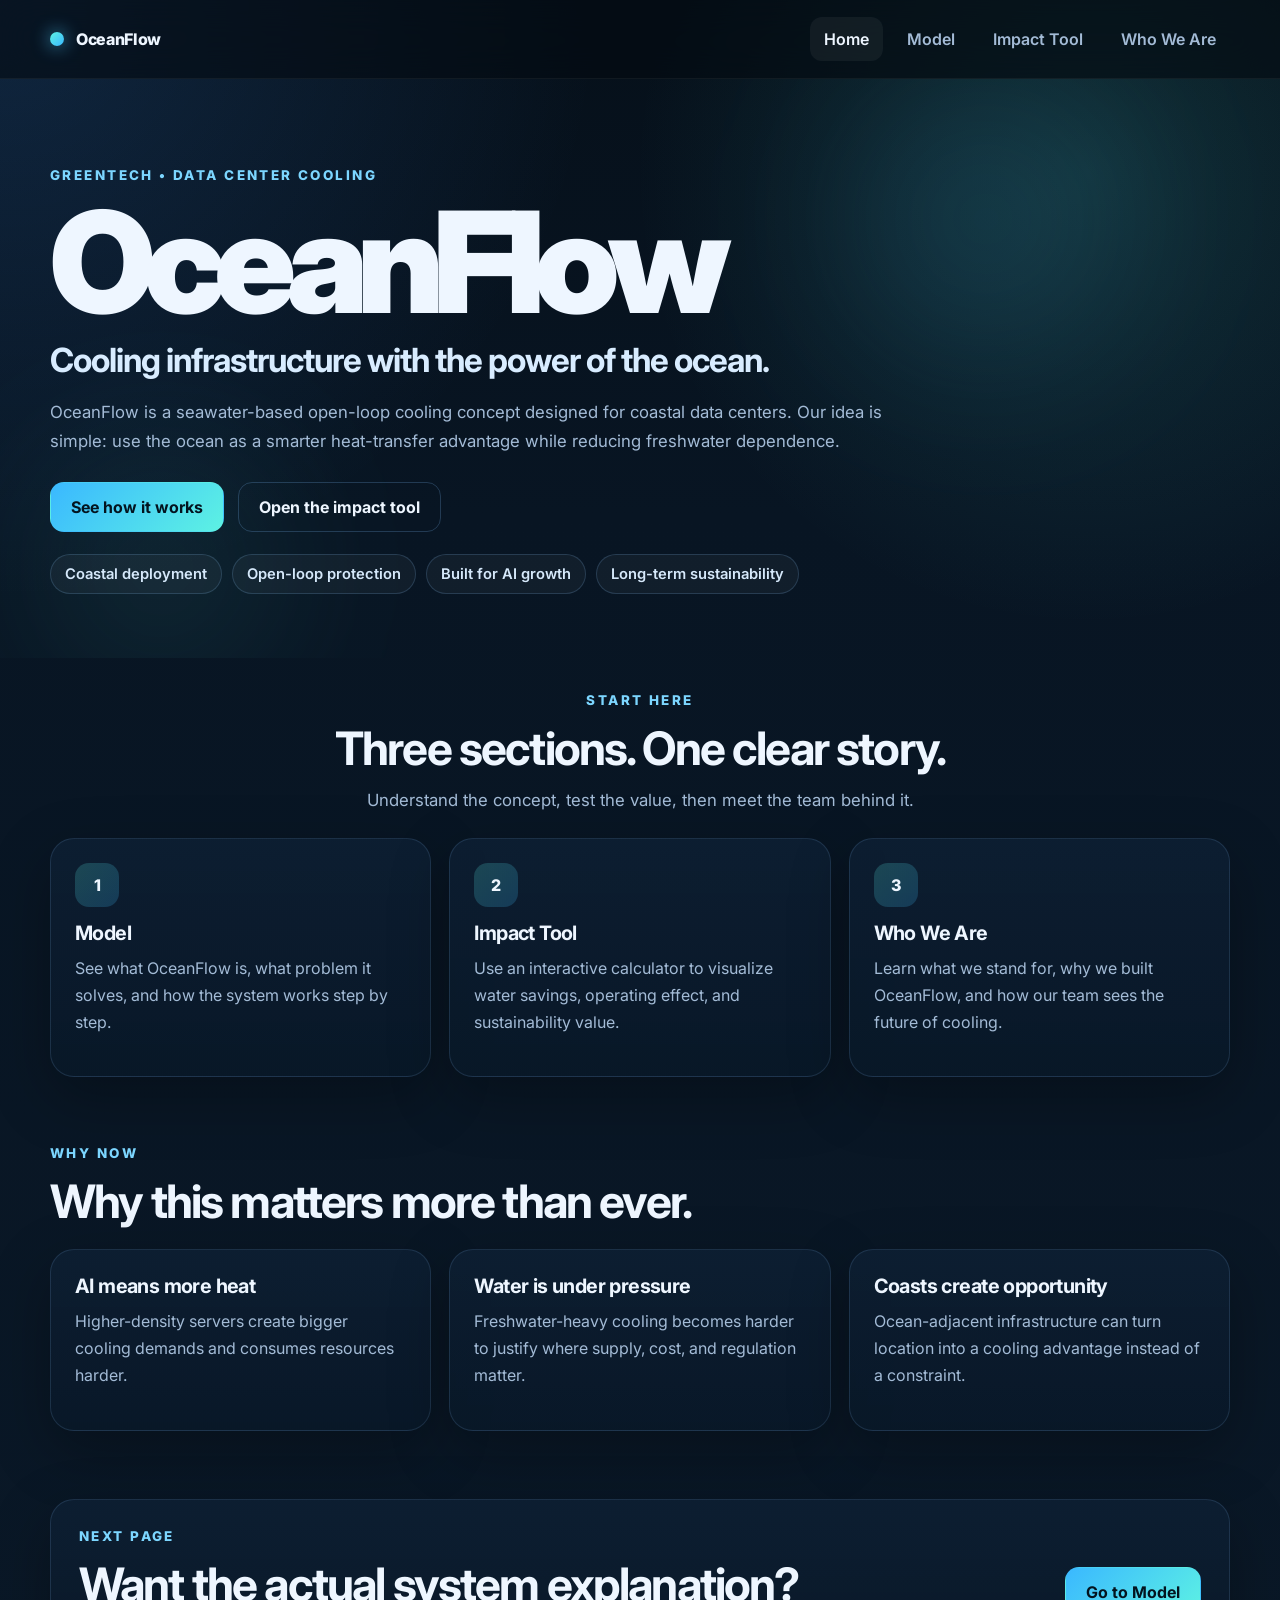
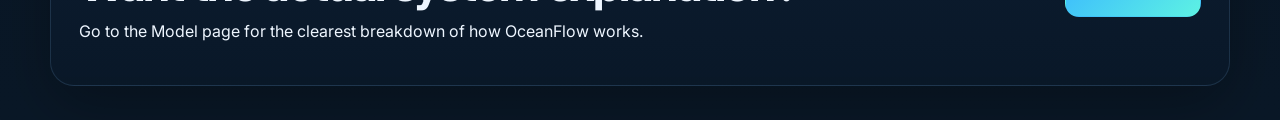
<file: index.html>
<!DOCTYPE html>
<html lang="en">
<head>
  <meta charset="UTF-8" />
  <meta name="viewport" content="width=device-width, initial-scale=1.0" />
  <title>OceanFlow | Cooling infrastructure with the power of the ocean</title>
  <meta name="description" content="OceanFlow is a seawater-based cooling concept for next-generation data centers." />
  <link rel="preconnect" href="https://fonts.googleapis.com">
  <link rel="preconnect" href="https://fonts.gstatic.com" crossorigin>
  <link href="https://fonts.googleapis.com/css2?family=Inter:wght@400;500;600;700;800;900&display=swap" rel="stylesheet">
  <link rel="stylesheet" href="styles.css" />
</head>
<body>
  <header class="site-header">
    <div class="container nav-wrap">
      <a href="index.html" class="brand">
        <span class="brand-mark"></span>
        <span>OceanFlow</span>
      </a>
      <button class="nav-toggle" id="navToggle" aria-label="Open menu">
        <span></span><span></span><span></span>
      </button>
      <nav class="nav-links" id="navLinks">
        <a href="index.html" class="active">Home</a>
        <a href="model.html">Model</a>
        <a href="impact.html">Impact Tool</a>
        <a href="about.html">Who We Are</a>
      </nav>
    </div>
  </header>

  <main>
    <section class="hero home-hero">
      <div class="container hero-grid single-focus">
        <div class="hero-copy reveal">
          <p class="eyebrow">GREENTECH • DATA CENTER COOLING</p>
          <h1 class="brand-headline">OceanFlow</h1>
          <p class="hero-subtitle">Cooling infrastructure with the power of the ocean.</p>
          <p class="hero-text">
            OceanFlow is a seawater-based open-loop cooling concept designed for coastal data centers.
            Our idea is simple: use the ocean as a smarter heat-transfer advantage while reducing freshwater dependence.
          </p>
          <div class="hero-actions">
            <a href="model.html" class="btn">See how it works</a>
            <a href="impact.html" class="btn btn-secondary">Open the impact tool</a>
          </div>
          <div class="hero-badges">
            <span>Coastal deployment</span>
            <span>Open-loop protection</span>
            <span>Built for AI growth</span>
            <span>Long-term sustainability</span>
          </div>
        </div>
      </div>
      <div class="hero-glow hero-glow-a"></div>
      <div class="hero-glow hero-glow-b"></div>
    </section>

    <section class="container section page-guide reveal">
      <div class="section-heading compact center">
        <p class="eyebrow">START HERE</p>
        <h2>Three sections. One clear story.</h2>
        <p class="section-lead">Understand the concept, test the value, then meet the team behind it.</p>
      </div>
      <div class="guide-grid">
        <a class="guide-card glass" href="model.html">
          <span class="guide-step">1</span>
          <h3>Model</h3>
          <p>See what OceanFlow is, what problem it solves, and how the system works step by step.</p>
        </a>
        <a class="guide-card glass" href="impact.html">
          <span class="guide-step">2</span>
          <h3>Impact Tool</h3>
          <p>Use an interactive calculator to visualize water savings, operating effect, and sustainability value.</p>
        </a>
        <a class="guide-card glass" href="about.html">
          <span class="guide-step">3</span>
          <h3>Who We Are</h3>
          <p>Learn what we stand for, why we built OceanFlow, and how our team sees the future of cooling.</p>
        </a>
      </div>
    </section>

    <section class="container section reveal">
      <div class="section-heading compact">
        <p class="eyebrow">WHY NOW</p>
        <h2>Why this matters more than ever.</h2>
      </div>
      <div class="grid-3 concise-grid">
        <article class="info-card glass">
          <h3>AI means more heat</h3>
          <p>Higher-density servers create bigger cooling demands and consumes resources harder.</p>
        </article>
        <article class="info-card glass">
          <h3>Water is under pressure</h3>
          <p>Freshwater-heavy cooling becomes harder to justify where supply, cost, and regulation matter.</p>
        </article>
        <article class="info-card glass">
          <h3>Coasts create opportunity</h3>
          <p>Ocean-adjacent infrastructure can turn location into a cooling advantage instead of a constraint.</p>
        </article>
      </div>
    </section>

    <section class="container section reveal">
      <div class="cta-band glass">
        <div>
          <p class="eyebrow">NEXT PAGE</p>
          <h2>Want the actual system explanation?</h2>
          <p>Go to the Model page for the clearest breakdown of how OceanFlow works.</p>
        </div>
        <a href="model.html" class="btn">Go to Model</a>
      </div>
    </section>
  </main>

  <script src="script.js"></script>
</body>
</html>
</file>
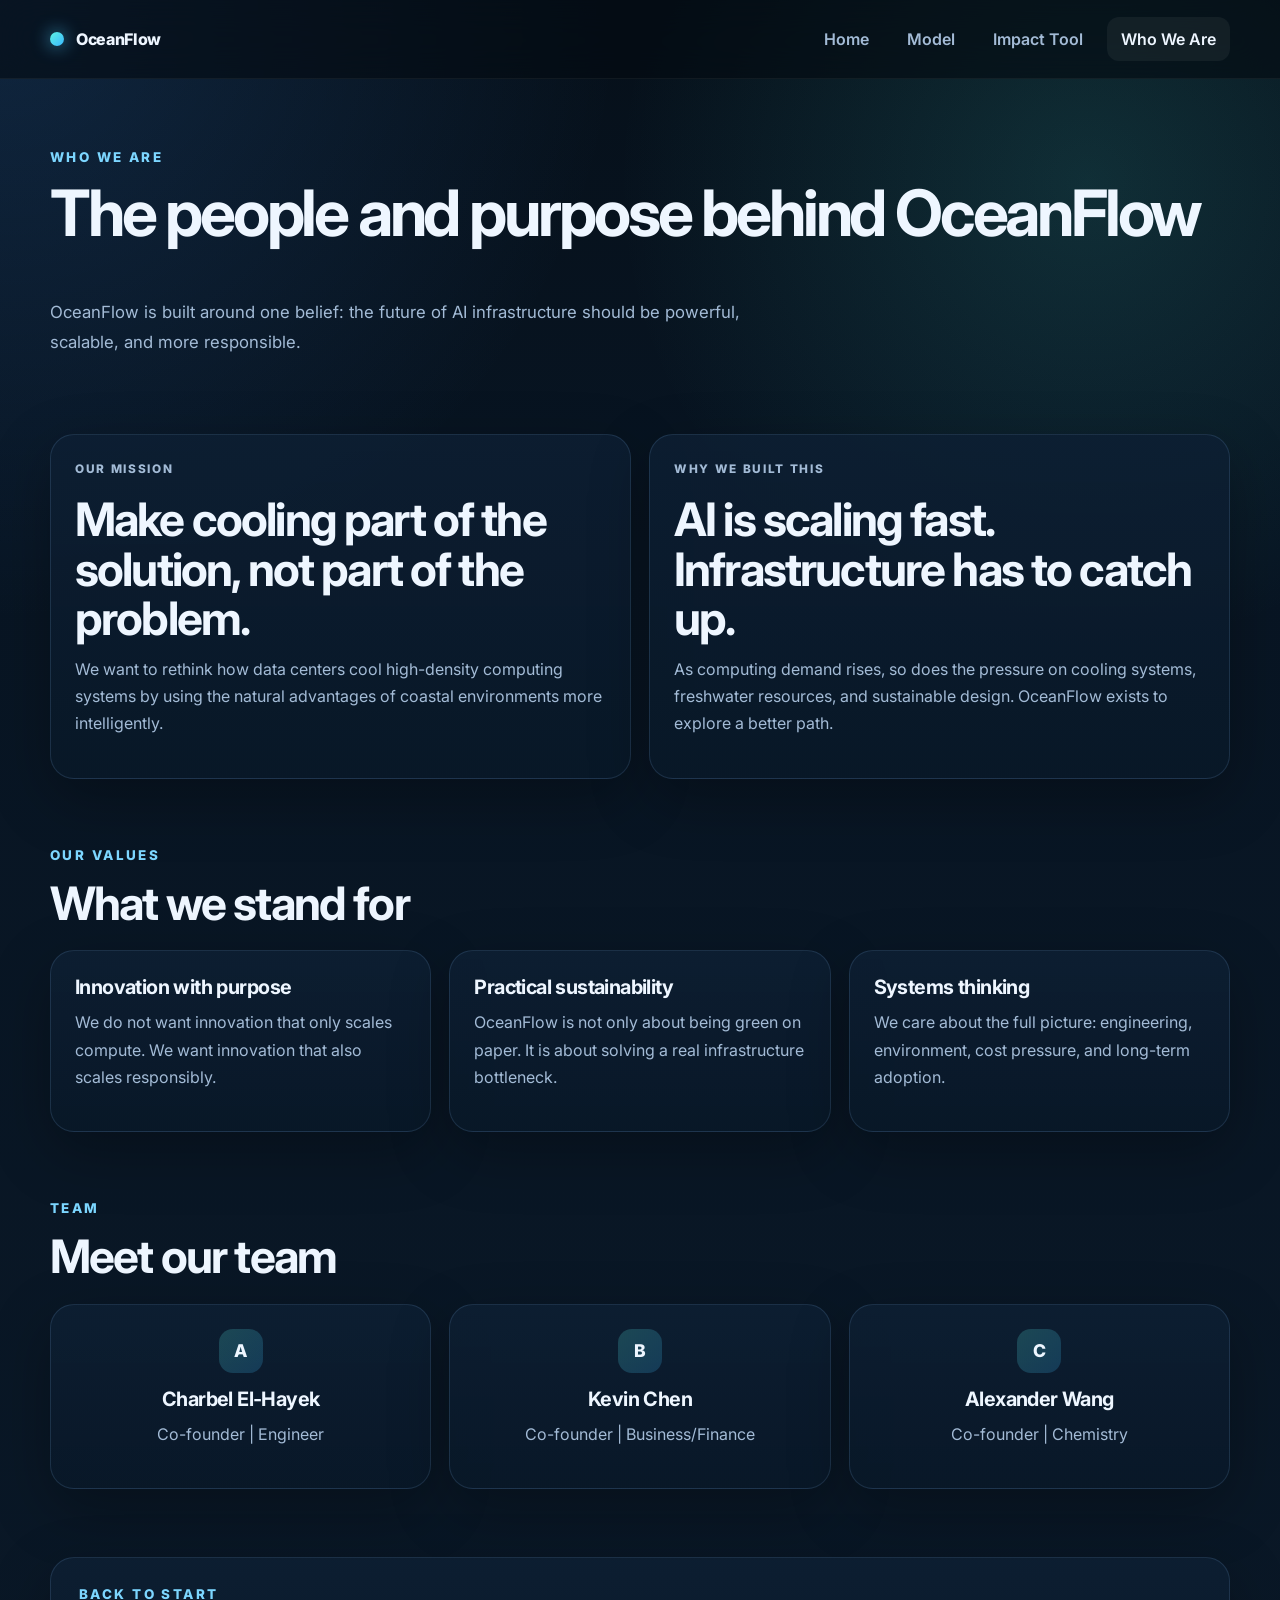
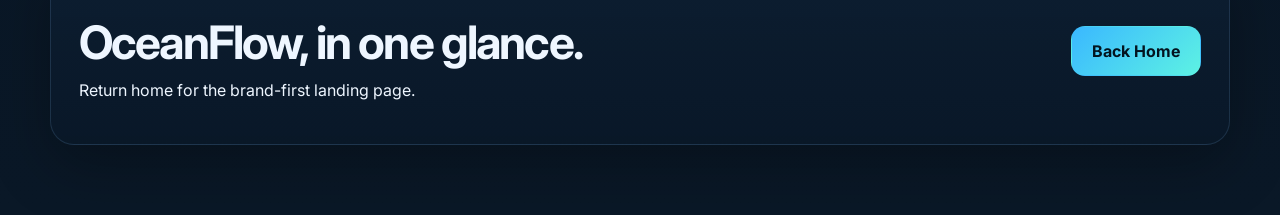
<file: about.html>
<!DOCTYPE html>
<html lang="en">
<head>
  <meta charset="UTF-8" />
  <meta name="viewport" content="width=device-width, initial-scale=1.0" />
  <title>OceanFlow | Who We Are</title>
  <link rel="preconnect" href="https://fonts.googleapis.com">
  <link rel="preconnect" href="https://fonts.gstatic.com" crossorigin>
  <link href="https://fonts.googleapis.com/css2?family=Inter:wght@400;500;600;700;800;900&display=swap" rel="stylesheet">
  <link rel="stylesheet" href="styles.css" />
</head>
<body>
  <header class="site-header">
    <div class="container nav-wrap">
      <a href="index.html" class="brand"><span class="brand-mark"></span><span>OceanFlow</span></a>
      <button class="nav-toggle" id="navToggle" aria-label="Open menu"><span></span><span></span><span></span></button>
      <nav class="nav-links" id="navLinks">
        <a href="index.html">Home</a>
        <a href="model.html">Model</a>
        <a href="impact.html">Impact Tool</a>
        <a href="about.html" class="active">Who We Are</a>
      </nav>
    </div>
  </header>

  <main class="page-main">
    <section class="page-hero shallow">
      <div class="container">
        <p class="eyebrow">WHO WE ARE</p>
        <h1>The people and purpose behind OceanFlow</h1>
        <p class="section-lead max-720">OceanFlow is built around one belief: the future of AI infrastructure should be powerful, scalable, and more responsible.</p>
      </div>
    </section>

    <section class="container section reveal">
      <div class="grid-2 about-grid">
        <article class="glass info-card">
          <p class="eyebrow small">OUR MISSION</p>
          <h2>Make cooling part of the solution, not part of the problem.</h2>
          <p>We want to rethink how data centers cool high-density computing systems by using the natural advantages of coastal environments more intelligently.</p>
        </article>
        <article class="glass info-card">
          <p class="eyebrow small">WHY WE BUILT THIS</p>
          <h2>AI is scaling fast. Infrastructure has to catch up.</h2>
          <p>As computing demand rises, so does the pressure on cooling systems, freshwater resources, and sustainable design. OceanFlow exists to explore a better path.</p>
        </article>
      </div>
    </section>

    <section class="container section reveal">
      <div class="section-heading compact">
        <p class="eyebrow">OUR VALUES</p>
        <h2>What we stand for</h2>
      </div>
      <div class="grid-3 concise-grid">
        <article class="info-card glass">
          <h3>Innovation with purpose</h3>
          <p>We do not want innovation that only scales compute. We want innovation that also scales responsibly.</p>
        </article>
        <article class="info-card glass">
          <h3>Practical sustainability</h3>
          <p>OceanFlow is not only about being green on paper. It is about solving a real infrastructure bottleneck.</p>
        </article>
        <article class="info-card glass">
          <h3>Systems thinking</h3>
          <p>We care about the full picture: engineering, environment, cost pressure, and long-term adoption.</p>
        </article>
      </div>
    </section>

    <section class="container section reveal">
      <div class="section-heading compact">
        <p class="eyebrow">TEAM</p>
        <h2>Meet our team</h2>
      </div>
      <div class="team-grid">
        <article class="team-card glass"><div class="avatar">A</div><h3>Charbel El-Hayek</h3><p>Co-founder | Engineer</p></article>
        <article class="team-card glass"><div class="avatar">B</div><h3>Kevin Chen</h3><p>Co-founder | Business/Finance</p></article>
        <article class="team-card glass"><div class="avatar">C</div><h3>Alexander Wang</h3><p>Co-founder | Chemistry</p></article>
      </div>
    </section>

    <section class="container section reveal">
      <div class="cta-band glass">
        <div>
          <p class="eyebrow">BACK TO START</p>
          <h2>OceanFlow, in one glance.</h2>
          <p>Return home for the brand-first landing page.</p>
        </div>
        <a href="index.html" class="btn">Back Home</a>
      </div>
    </section>
  </main>

  <script src="script.js"></script>
</body>
</html>
</file>
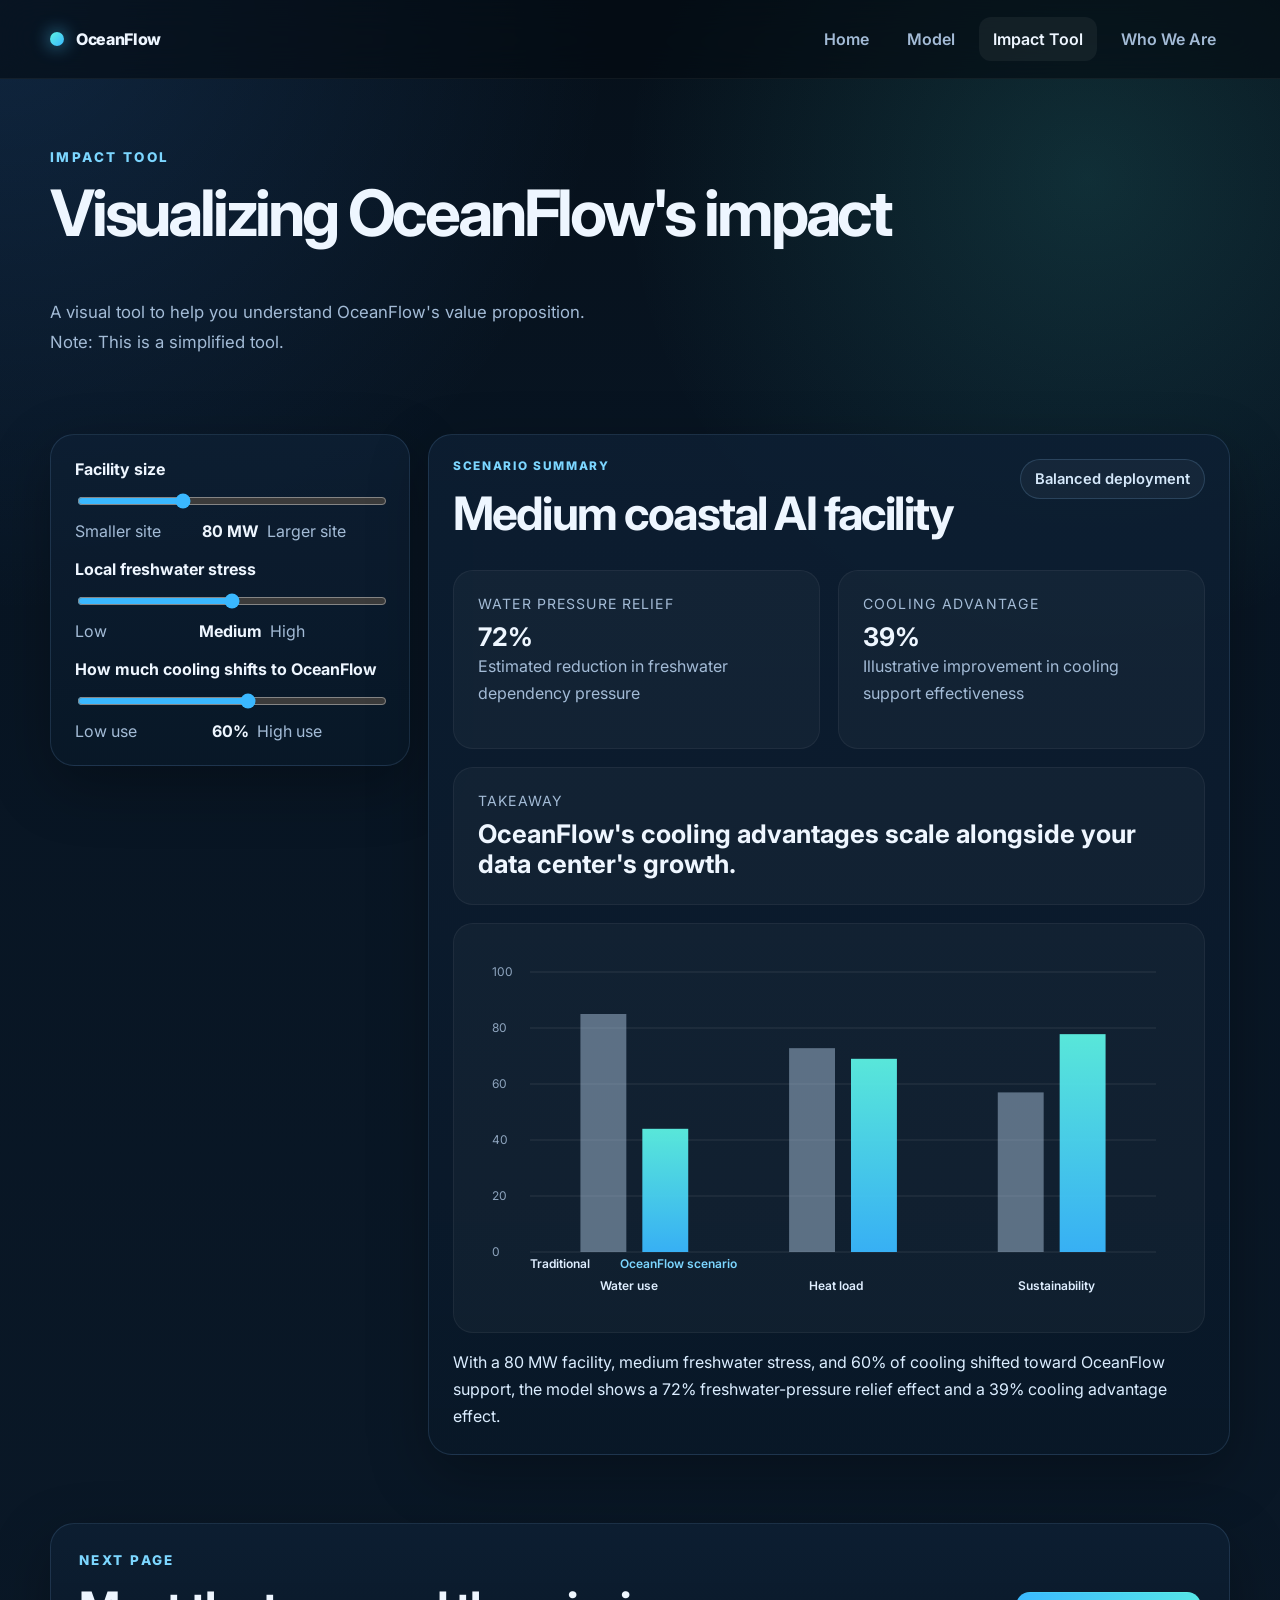
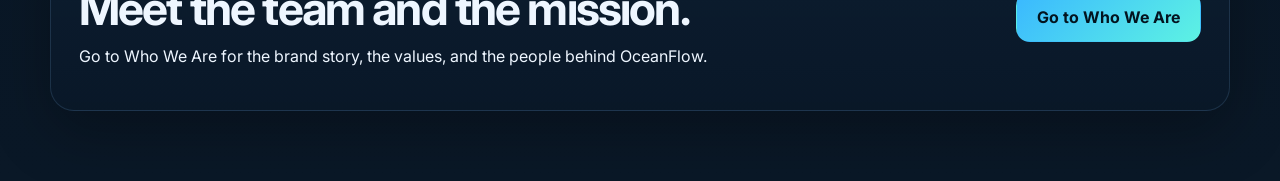
<file: impact.html>
<!DOCTYPE html>
<html lang="en">
<head>
  <meta charset="UTF-8" />
  <meta name="viewport" content="width=device-width, initial-scale=1.0" />
  <title>OceanFlow | Impact Tool</title>
  <link rel="preconnect" href="https://fonts.googleapis.com">
  <link rel="preconnect" href="https://fonts.gstatic.com" crossorigin>
  <link href="https://fonts.googleapis.com/css2?family=Inter:wght@400;500;600;700;800;900&display=swap" rel="stylesheet">
  <link rel="stylesheet" href="styles.css" />
</head>
<body>
  <header class="site-header">
    <div class="container nav-wrap">
      <a href="index.html" class="brand"><span class="brand-mark"></span><span>OceanFlow</span></a>
      <button class="nav-toggle" id="navToggle" aria-label="Open menu"><span></span><span></span><span></span></button>
      <nav class="nav-links" id="navLinks">
        <a href="index.html">Home</a>
        <a href="model.html">Model</a>
        <a href="impact.html" class="active">Impact Tool</a>
        <a href="about.html">Who We Are</a>
      </nav>
    </div>
  </header>

  <main class="page-main">
    <section class="page-hero shallow">
      <div class="container">
        <p class="eyebrow">IMPACT TOOL</p>
        <h1>Visualizing OceanFlow's impact</h1>
        <p class="section-lead max-720">A visual tool to help you understand OceanFlow's value proposition. <br>Note: This is a simplified tool.</p>
      </div>
    </section>

    <section class="container section reveal">
      <div class="impact-layout">
        <div class="impact-controls glass">
          <div class="control-block">
            <label for="facilitySize">Facility size</label>
            <input type="range" id="facilitySize" min="20" max="200" value="80" step="10">
            <div class="control-meta"><span>Smaller site</span><strong id="facilitySizeValue">80 MW</strong><span>Larger site</span></div>
          </div>
          <div class="control-block">
            <label for="waterStress">Local freshwater stress</label>
            <input type="range" id="waterStress" min="1" max="5" value="3" step="1">
            <div class="control-meta"><span>Low</span><strong id="waterStressValue">Medium</strong><span>High</span></div>
          </div>
          <div class="control-block">
            <label for="coolingShift">How much cooling shifts to OceanFlow</label>
            <input type="range" id="coolingShift" min="10" max="100" value="60" step="5">
            <div class="control-meta"><span>Low use</span><strong id="coolingShiftValue">60%</strong><span>High use</span></div>
          </div>
        </div>

        <div class="impact-results glass">
          <div class="results-top">
            <div>
              <p class="eyebrow small">SCENARIO SUMMARY</p>
              <h2 id="scenarioTitle">Medium coastal AI facility</h2>
            </div>
            <div class="mini-badge" id="scenarioBadge">Balanced deployment</div>
          </div>

          <div class="metrics-grid">
            <div class="metric-card">
              <span class="metric-label">Water pressure relief</span>
              <strong id="waterRelief">52%</strong>
              <p>Estimated reduction in freshwater dependency pressure</p>
            </div>
            <div class="metric-card">
              <span class="metric-label">Cooling advantage</span>
              <strong id="coolingAdvantage">34%</strong>
              <p>Illustrative improvement in cooling support effectiveness</p>
            </div>
            <div class="metric-card wide">
              <span class="metric-label">Takeaway</span>
              <strong id="takeawayText">OceanFlow's cooling advantages scale alongside your data center's growth.</strong>
            </div>
          </div>

          <div class="chart-card">
            <canvas id="impactChart" width="900" height="420" aria-label="Impact comparison chart"></canvas>
          </div>

          <div class="result-explainer" id="resultExplainer">
            In this scenario, OceanFlow creates the biggest story through reduced freshwater dependence while also improving the cooling profile of a larger AI facility.
          </div>
        </div>
      </div>
    </section>

    <section class="container section reveal">
      <div class="cta-band glass">
        <div>
          <p class="eyebrow">NEXT PAGE</p>
          <h2>Meet the team and the mission.</h2>
          <p>Go to Who We Are for the brand story, the values, and the people behind OceanFlow.</p>
        </div>
        <a href="about.html" class="btn">Go to Who We Are</a>
      </div>
    </section>
  </main>

  <script src="script.js"></script>
</body>
</html>
</file>
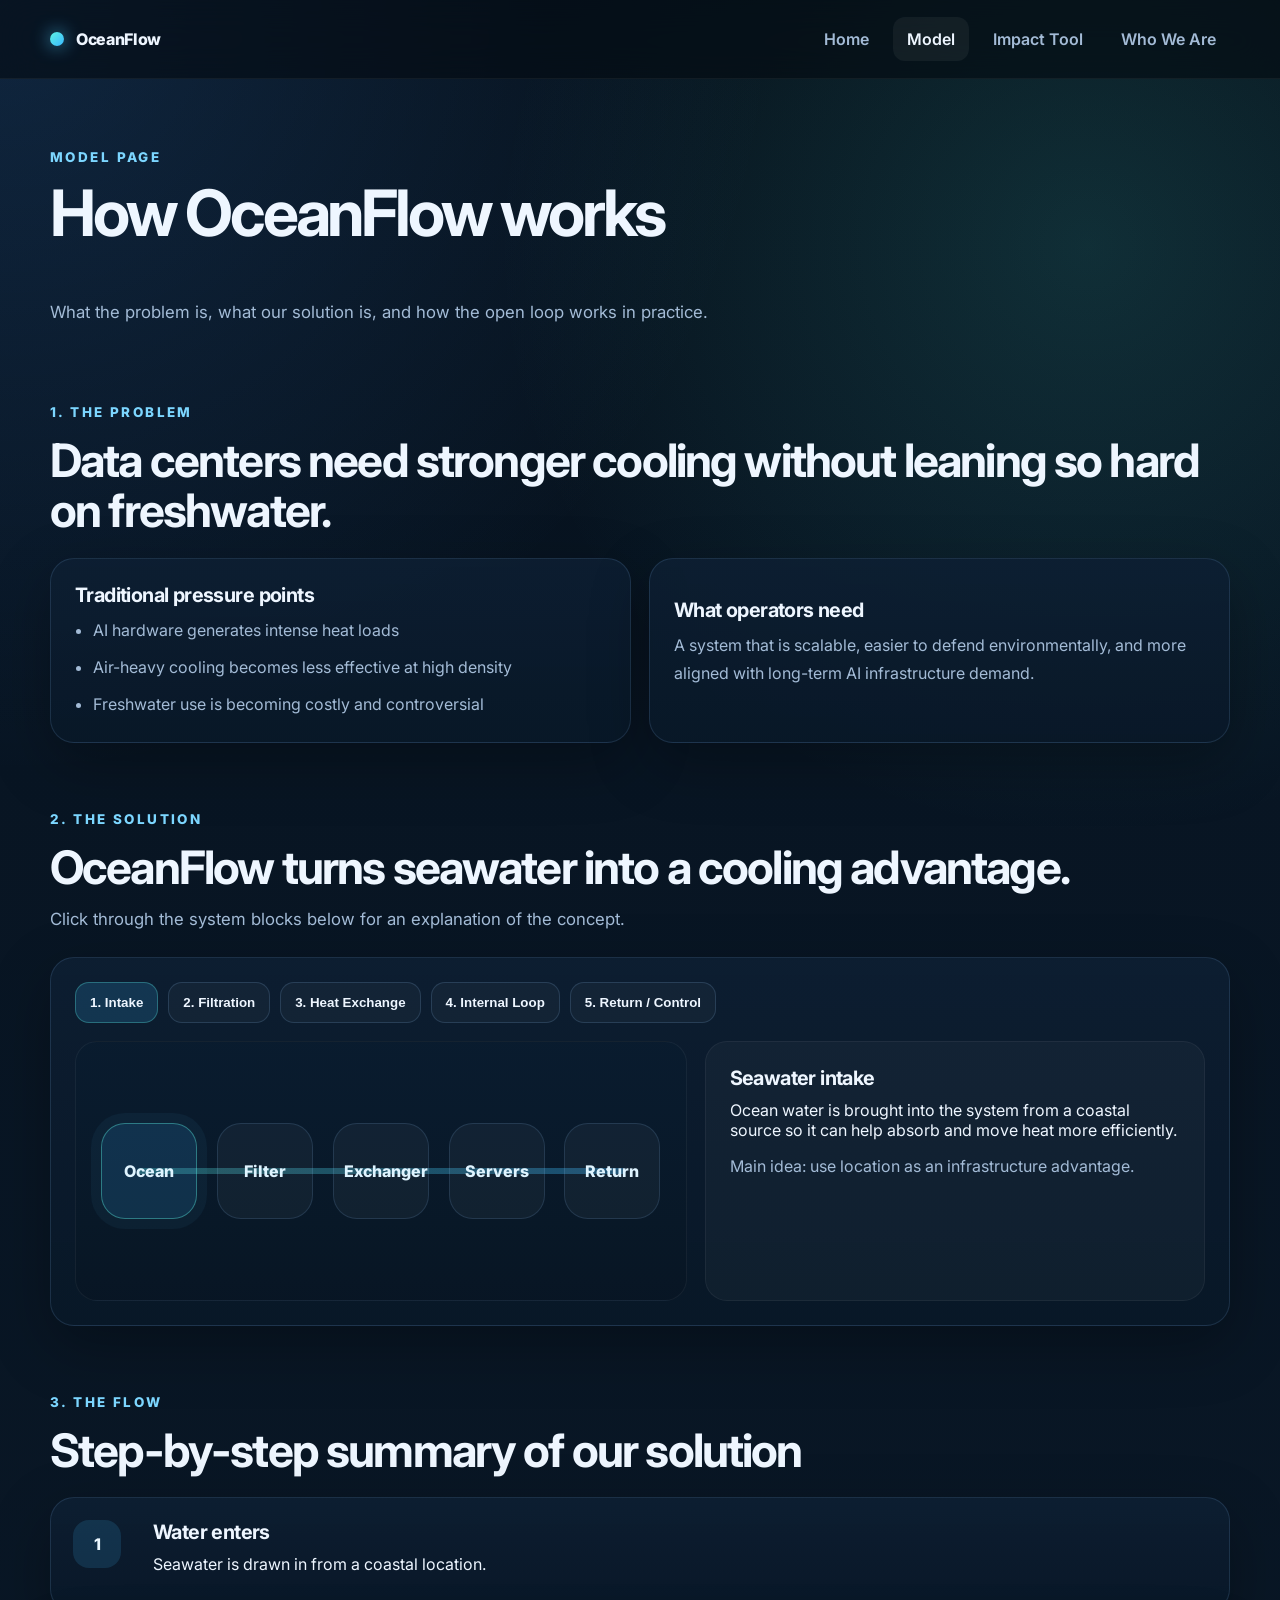
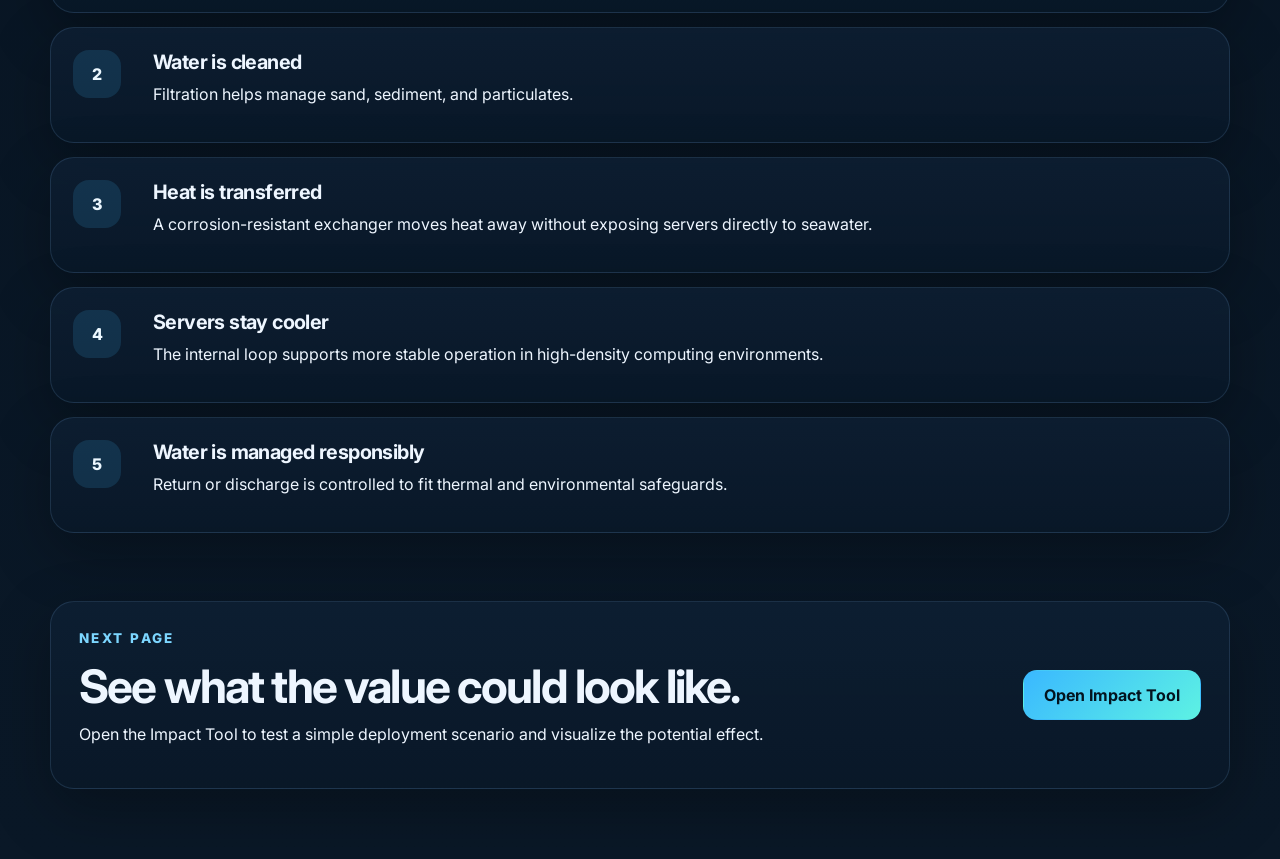
<file: model.html>
<!DOCTYPE html>
<html lang="en">
<head>
  <meta charset="UTF-8" />
  <meta name="viewport" content="width=device-width, initial-scale=1.0" />
  <title>OceanFlow | Model</title>
  <link rel="preconnect" href="https://fonts.googleapis.com">
  <link rel="preconnect" href="https://fonts.gstatic.com" crossorigin>
  <link href="https://fonts.googleapis.com/css2?family=Inter:wght@400;500;600;700;800;900&display=swap" rel="stylesheet">
  <link rel="stylesheet" href="styles.css" />
</head>
<body>
  <header class="site-header">
    <div class="container nav-wrap">
      <a href="index.html" class="brand"><span class="brand-mark"></span><span>OceanFlow</span></a>
      <button class="nav-toggle" id="navToggle" aria-label="Open menu"><span></span><span></span><span></span></button>
      <nav class="nav-links" id="navLinks">
        <a href="index.html">Home</a>
        <a href="model.html" class="active">Model</a>
        <a href="impact.html">Impact Tool</a>
        <a href="about.html">Who We Are</a>
      </nav>
    </div>
  </header>

  <main class="page-main">
    <section class="page-hero shallow">
      <div class="container">
        <p class="eyebrow">MODEL PAGE</p>
        <h1>How OceanFlow works</h1>
        <p class="section-lead max-720">What the problem is, what our solution is, and how the open loop works in practice.</p>
      </div>
    </section>

    <section class="container section reveal">
      <div class="section-heading compact">
        <p class="eyebrow">1. THE PROBLEM</p>
        <h2>Data centers need stronger cooling without leaning so hard on freshwater.</h2>
      </div>
      <div class="grid-2 problem-grid">
        <article class="info-card glass">
          <h3>Traditional pressure points</h3>
          <ul class="clean-list">
            <li>AI hardware generates intense heat loads</li>
            <li>Air-heavy cooling becomes less effective at high density</li>
            <li>Freshwater use is becoming costly and controversial</li>
          </ul>
        </article>
        <article class="info-card glass emphasis-card">
          <h3>What operators need</h3>
          <p>A system that is scalable, easier to defend environmentally, and more aligned with long-term AI infrastructure demand.</p>
        </article>
      </div>
    </section>

    <section class="container section reveal">
      <div class="section-heading compact">
        <p class="eyebrow">2. THE SOLUTION</p>
        <h2>OceanFlow turns seawater into a cooling advantage.</h2>
        <p class="section-lead">Click through the system blocks below for an explanation of the concept.</p>
      </div>

      <div class="interactive-system glass">
        <div class="system-buttons" id="systemButtons">
          <button class="sys-btn active" data-system="intake">1. Intake</button>
          <button class="sys-btn" data-system="filter">2. Filtration</button>
          <button class="sys-btn" data-system="exchange">3. Heat Exchange</button>
          <button class="sys-btn" data-system="loop">4. Internal Loop</button>
          <button class="sys-btn" data-system="return">5. Return / Control</button>
        </div>
        <div class="system-display">
          <div class="system-visual" id="systemVisual">
            <div class="visual-track"></div>
            <div class="visual-node active" data-system="intake">Ocean</div>
            <div class="visual-node" data-system="filter">Filter</div>
            <div class="visual-node" data-system="exchange">Exchanger</div>
            <div class="visual-node" data-system="loop">Servers</div>
            <div class="visual-node" data-system="return">Return</div>
          </div>
          <div class="system-copy" id="systemCopy">
            <h3>Seawater intake</h3>
            <p>Ocean water is brought into the system from a coastal source so it can help absorb and move heat more efficiently.</p>
            <p class="muted">Main idea: use location as an infrastructure advantage.</p>
          </div>
        </div>
      </div>
    </section>

    <section class="container section reveal">
      <div class="section-heading compact">
        <p class="eyebrow">3. THE FLOW</p>
        <h2>Step-by-step summary of our solution</h2>
      </div>
      <div class="timeline clean-timeline">
        <div class="timeline-item glass"><div class="timeline-step">1</div><div><h3>Water enters</h3><p>Seawater is drawn in from a coastal location.</p></div></div>
        <div class="timeline-item glass"><div class="timeline-step">2</div><div><h3>Water is cleaned</h3><p>Filtration helps manage sand, sediment, and particulates.</p></div></div>
        <div class="timeline-item glass"><div class="timeline-step">3</div><div><h3>Heat is transferred</h3><p>A corrosion-resistant exchanger moves heat away without exposing servers directly to seawater.</p></div></div>
        <div class="timeline-item glass"><div class="timeline-step">4</div><div><h3>Servers stay cooler</h3><p>The internal loop supports more stable operation in high-density computing environments.</p></div></div>
        <div class="timeline-item glass"><div class="timeline-step">5</div><div><h3>Water is managed responsibly</h3><p>Return or discharge is controlled to fit thermal and environmental safeguards.</p></div></div>
      </div>
    </section>

    <section class="container section reveal">
      <div class="cta-band glass">
        <div>
          <p class="eyebrow">NEXT PAGE</p>
          <h2>See what the value could look like.</h2>
          <p>Open the Impact Tool to test a simple deployment scenario and visualize the potential effect.</p>
        </div>
        <a href="impact.html" class="btn">Open Impact Tool</a>
      </div>
    </section>
  </main>

  <script src="script.js"></script>
</body>
</html>
</file>
<file: styles.css>
:root {
  --bg: #07111d;
  --bg-2: #0c1d30;
  --card: rgba(10, 25, 42, 0.78);
  --card-2: rgba(13, 33, 55, 0.9);
  --line: rgba(145, 200, 255, 0.14);
  --text: #eef6ff;
  --muted: #a3bbd6;
  --blue: #7cd6ff;
  --blue-strong: #3ab8ff;
  --cyan: #5df2e3;
  --shadow: 0 20px 60px rgba(0,0,0,.28);
  --radius: 24px;
  --radius-sm: 18px;
  --max: 1180px;
}

* { box-sizing: border-box; }
html { scroll-behavior: smooth; }
body {
  margin: 0;
  font-family: 'Inter', sans-serif;
  color: var(--text);
  background:
    radial-gradient(circle at top left, rgba(65, 151, 255, 0.16), transparent 28%),
    radial-gradient(circle at 85% 10%, rgba(74, 223, 211, 0.14), transparent 24%),
    linear-gradient(180deg, #06101a 0%, #081523 30%, #0a1827 100%);
  min-height: 100vh;
}

a { color: inherit; text-decoration: none; }
canvas { display: block; max-width: 100%; }
.container { width: min(var(--max), calc(100% - 32px)); margin: 0 auto; }
.page-main { padding-bottom: 36px; }

.site-header {
  position: sticky;
  top: 0;
  z-index: 20;
  backdrop-filter: blur(18px);
  background: rgba(4, 11, 18, 0.6);
  border-bottom: 1px solid rgba(255,255,255,.05);
}
.nav-wrap {
  min-height: 78px;
  display: flex;
  align-items: center;
  justify-content: space-between;
  gap: 20px;
}
.brand {
  display: inline-flex;
  align-items: center;
  gap: 12px;
  font-weight: 800;
  letter-spacing: -.02em;
}
.brand-mark {
  width: 14px;
  height: 14px;
  border-radius: 999px;
  background: linear-gradient(135deg, var(--cyan), var(--blue-strong));
  box-shadow: 0 0 18px rgba(78, 201, 255, 0.8);
}
.nav-links {
  display: flex;
  align-items: center;
  gap: 10px;
}
.nav-links a {
  padding: 12px 14px;
  border-radius: 12px;
  color: var(--muted);
  font-weight: 600;
  transition: .2s ease;
}
.nav-links a:hover, .nav-links a.active {
  color: var(--text);
  background: rgba(255,255,255,.05);
}
.nav-toggle {
  display: none;
  background: transparent;
  border: 0;
  width: 46px;
  height: 46px;
}
.nav-toggle span {
  display: block;
  width: 22px;
  height: 2px;
  background: #fff;
  margin: 5px auto;
  border-radius: 999px;
}

.hero, .page-hero {
  position: relative;
  overflow: hidden;
}
.home-hero {
  padding: 88px 0 64px;
}
.page-hero.shallow {
  padding: 70px 0 26px;
}
.hero-grid {
  display: grid;
  gap: 28px;
}
.single-focus { grid-template-columns: 1fr; }
.hero-copy { position: relative; z-index: 1; max-width: 860px; }
.eyebrow {
  margin: 0 0 16px;
  color: var(--blue);
  font-size: .84rem;
  font-weight: 800;
  letter-spacing: .18em;
  text-transform: uppercase;
}
.eyebrow.small { font-size: .74rem; letter-spacing: .14em; }
.brand-headline {
  margin: 0;
  font-size: clamp(4.4rem, 12vw, 8.8rem);
  line-height: .9;
  letter-spacing: -.08em;
  font-weight: 900;
}
.hero-subtitle {
  margin: 14px 0 18px;
  font-size: clamp(1.2rem, 2.6vw, 2.1rem);
  color: #d8ecff;
  letter-spacing: -.03em;
  font-weight: 700;
}
.hero-text, .section-lead {
  color: var(--muted);
  font-size: 1.05rem;
  line-height: 1.75;
}
.max-720 { max-width: 720px; }
.hero-actions {
  display: flex;
  flex-wrap: wrap;
  gap: 14px;
  margin-top: 26px;
}
.hero-badges {
  display: flex;
  flex-wrap: wrap;
  gap: 10px;
  margin-top: 22px;
}
.hero-badges span, .mini-badge {
  border: 1px solid rgba(138, 198, 255, .18);
  background: rgba(255,255,255,.04);
  color: #d5e8fa;
  padding: 10px 14px;
  border-radius: 999px;
  font-size: .92rem;
  font-weight: 600;
}
.hero-glow {
  position: absolute;
  border-radius: 999px;
  filter: blur(90px);
  opacity: .7;
}
.hero-glow-a {
  width: 280px; height: 280px; right: 12%; top: 0;
  background: rgba(81, 204, 255, 0.18);
}
.hero-glow-b {
  width: 220px; height: 220px; left: 4%; bottom: -20px;
  background: rgba(93, 242, 227, 0.16);
}

h1, h2, h3, h4, p { margin-top: 0; }
h1 { font-size: clamp(2.6rem, 5vw, 4.8rem); line-height: 1; letter-spacing: -.05em; }
h2 { font-size: clamp(2rem, 3.6vw, 3.2rem); line-height: 1.08; letter-spacing: -.04em; margin-bottom: 12px; }
h3 { font-size: 1.24rem; letter-spacing: -.03em; margin-bottom: 10px; }

.section { padding: 34px 0; }
.section-heading.compact { margin-bottom: 22px; }
.section-heading.center { text-align: center; }

.glass {
  background: linear-gradient(180deg, rgba(13, 31, 51, 0.86), rgba(9, 24, 40, 0.9));
  border: 1px solid var(--line);
  border-radius: var(--radius);
  box-shadow: var(--shadow);
}

.guide-grid, .grid-3, .team-grid, .metrics-grid {
  display: grid;
  gap: 18px;
}
.guide-grid, .grid-3, .team-grid { grid-template-columns: repeat(3, minmax(0, 1fr)); }
.grid-2, .impact-layout, .system-display { display: grid; gap: 18px; }
.grid-2 { grid-template-columns: repeat(2, minmax(0, 1fr)); }
.impact-layout { grid-template-columns: 360px 1fr; align-items: start; }
.metrics-grid { grid-template-columns: repeat(2, minmax(0, 1fr)); margin-top: 20px; }
.metric-card.wide { grid-column: 1 / -1; }

.guide-card, .info-card, .team-card, .metric-card, .legend-box, .chart-card, .one-line-card {
  padding: 24px;
}
.guide-card { transition: transform .18s ease, border-color .18s ease; }
.guide-card:hover { transform: translateY(-4px); border-color: rgba(119,199,255,.32); }
.guide-step, .avatar {
  width: 44px; height: 44px;
  border-radius: 14px;
  display: grid; place-items: center;
  background: linear-gradient(135deg, rgba(93,242,227,.2), rgba(58,184,255,.2));
  color: var(--text);
  font-weight: 800;
  margin-bottom: 14px;
}
.avatar { font-size: 1.1rem; }

.concise-grid p, .guide-card p, .metric-card p, .info-card p, .team-card p, .legend-box p, .clean-list li {
  color: var(--muted);
  line-height: 1.7;
}
.one-line-card p { font-size: 1.24rem; line-height: 1.7; color: #d9edff; margin-bottom: 0; }

.btn {
  display: inline-flex;
  align-items: center;
  justify-content: center;
  padding: 14px 20px;
  border-radius: 14px;
  font-weight: 700;
  border: 1px solid transparent;
  background: linear-gradient(135deg, var(--blue-strong), var(--cyan));
  color: #03141f;
}
.btn-secondary {
  background: transparent;
  color: var(--text);
  border-color: rgba(130, 193, 255, .22);
}

.cta-band {
  padding: 28px;
  display: flex;
  align-items: center;
  justify-content: space-between;
  gap: 20px;
}

.problem-grid .emphasis-card { display: flex; flex-direction: column; justify-content: center; }
.clean-list { margin: 0; padding-left: 18px; }
.clean-list li + li { margin-top: 10px; }

.interactive-system { padding: 24px; }
.system-buttons {
  display: flex;
  flex-wrap: wrap;
  gap: 10px;
  margin-bottom: 18px;
}
.sys-btn {
  padding: 12px 14px;
  border-radius: 14px;
  border: 1px solid rgba(148, 202, 255, 0.16);
  background: rgba(255,255,255,.03);
  color: var(--text);
  font-weight: 700;
  cursor: pointer;
}
.sys-btn.active { background: rgba(60, 184, 255, 0.16); border-color: rgba(93, 242, 227, 0.3); }
.system-display { grid-template-columns: 1.1fr .9fr; }
.system-visual {
  position: relative;
  min-height: 260px;
  border-radius: 22px;
  padding: 30px;
  background: linear-gradient(180deg, rgba(10, 28, 47, 0.84), rgba(8, 22, 36, 0.84));
  border: 1px solid rgba(255,255,255,.05);
}
.visual-track {
  position: absolute;
  left: 10%; right: 10%; top: 50%; height: 6px;
  border-radius: 999px;
  transform: translateY(-50%);
  background: linear-gradient(90deg, rgba(93,242,227,.28), rgba(58,184,255,.34));
}
.visual-node {
  position: absolute;
  top: 50%; transform: translate(-50%, -50%) scale(1);
  width: 96px; height: 96px; border-radius: 24px;
  display: grid; place-items: center;
  text-align: center;
  padding: 10px;
  background: rgba(255,255,255,.04);
  border: 1px solid rgba(140,198,255,.14);
  color: #dff4ff;
  font-weight: 800;
  transition: .18s ease;
}
.visual-node.active {
  background: rgba(62, 182, 255, 0.16);
  border-color: rgba(93, 242, 227, 0.38);
  box-shadow: 0 0 0 10px rgba(90, 190, 255, 0.05);
}
.visual-node[data-system="intake"] { left: 12%; }
.visual-node[data-system="filter"] { left: 31%; }
.visual-node[data-system="exchange"] { left: 50%; }
.visual-node[data-system="loop"] { left: 69%; }
.visual-node[data-system="return"] { left: 88%; }
.system-copy {
  padding: 24px;
  border-radius: 22px;
  background: rgba(255,255,255,.03);
  border: 1px solid rgba(255,255,255,.05);
}
.muted { color: var(--muted); }

.timeline { display: grid; gap: 14px; }
.timeline-item {
  padding: 22px;
  display: grid;
  grid-template-columns: 64px 1fr;
  gap: 16px;
  align-items: start;
}
.timeline-step {
  width: 48px; height: 48px; border-radius: 16px;
  display: grid; place-items: center;
  background: rgba(65, 193, 255, .14);
  color: #ecf8ff;
  font-weight: 800;
}

.impact-controls, .impact-results { padding: 24px; }
.control-block + .control-block { margin-top: 18px; }
.control-block label {
  display: block;
  margin-bottom: 12px;
  font-weight: 700;
}
input[type="range"] {
  width: 100%;
  accent-color: var(--blue-strong);
}
.control-meta {
  display: grid;
  grid-template-columns: 1fr auto 1fr;
  margin-top: 8px;
  align-items: center;
  color: var(--muted);
  gap: 8px;
}
.control-meta strong { color: var(--text); }
.legend-box { margin-top: 20px; }
.results-top {
  display: flex;
  align-items: flex-start;
  justify-content: space-between;
  gap: 12px;
}
.metric-card {
  background: rgba(255,255,255,.03);
  border: 1px solid rgba(255,255,255,.05);
  border-radius: 20px;
}
.metric-label {
  display: block;
  color: var(--muted);
  font-size: .88rem;
  margin-bottom: 10px;
  text-transform: uppercase;
  letter-spacing: .08em;
}
.metric-card strong {
  display: block;
  font-size: clamp(1.5rem, 2vw, 2rem);
  line-height: 1.2;
}
.chart-card {
  margin-top: 18px;
  background: rgba(255,255,255,.03);
  border: 1px solid rgba(255,255,255,.05);
  border-radius: 20px;
}
.result-explainer {
  margin-top: 16px;
  color: #dbedff;
  line-height: 1.7;
}

.team-grid { grid-template-columns: repeat(3, minmax(0, 1fr)); }
.team-card { text-align: center; }
.team-card .avatar { margin-inline: auto; }

.reveal {
  opacity: 0;
  transform: translateY(18px);
  transition: opacity .5s ease, transform .5s ease;
}
.reveal.visible {
  opacity: 1;
  transform: translateY(0);
}

@media (max-width: 980px) {
  .guide-grid, .grid-3, .grid-2, .impact-layout, .system-display, .team-grid { grid-template-columns: 1fr; }
  .metrics-grid { grid-template-columns: 1fr; }
  .cta-band, .results-top { flex-direction: column; align-items: flex-start; }
  .system-visual { min-height: 340px; }
  .visual-track { left: 50%; top: 12%; bottom: 12%; right: auto; width: 6px; height: auto; transform: translateX(-50%); }
  .visual-node { left: 50% !important; width: 110px; height: 70px; }
  .visual-node[data-system="intake"] { top: 12%; }
  .visual-node[data-system="filter"] { top: 30%; }
  .visual-node[data-system="exchange"] { top: 48%; }
  .visual-node[data-system="loop"] { top: 66%; }
  .visual-node[data-system="return"] { top: 84%; }
}

@media (max-width: 760px) {
  .nav-toggle { display: block; }
  .nav-links {
    position: absolute;
    top: 78px;
    left: 16px;
    right: 16px;
    display: none;
    flex-direction: column;
    align-items: stretch;
    padding: 14px;
    border-radius: 20px;
    background: rgba(5, 12, 20, 0.96);
    border: 1px solid rgba(255,255,255,.06);
  }
  .nav-links.open { display: flex; }
  .nav-links a { width: 100%; }
  .brand-headline { font-size: clamp(3.8rem, 18vw, 6rem); }
  .home-hero { padding-top: 72px; }
  .guide-card, .info-card, .team-card, .metric-card, .legend-box, .chart-card, .one-line-card, .interactive-system, .impact-controls, .impact-results { padding: 20px; }
}
</file>
